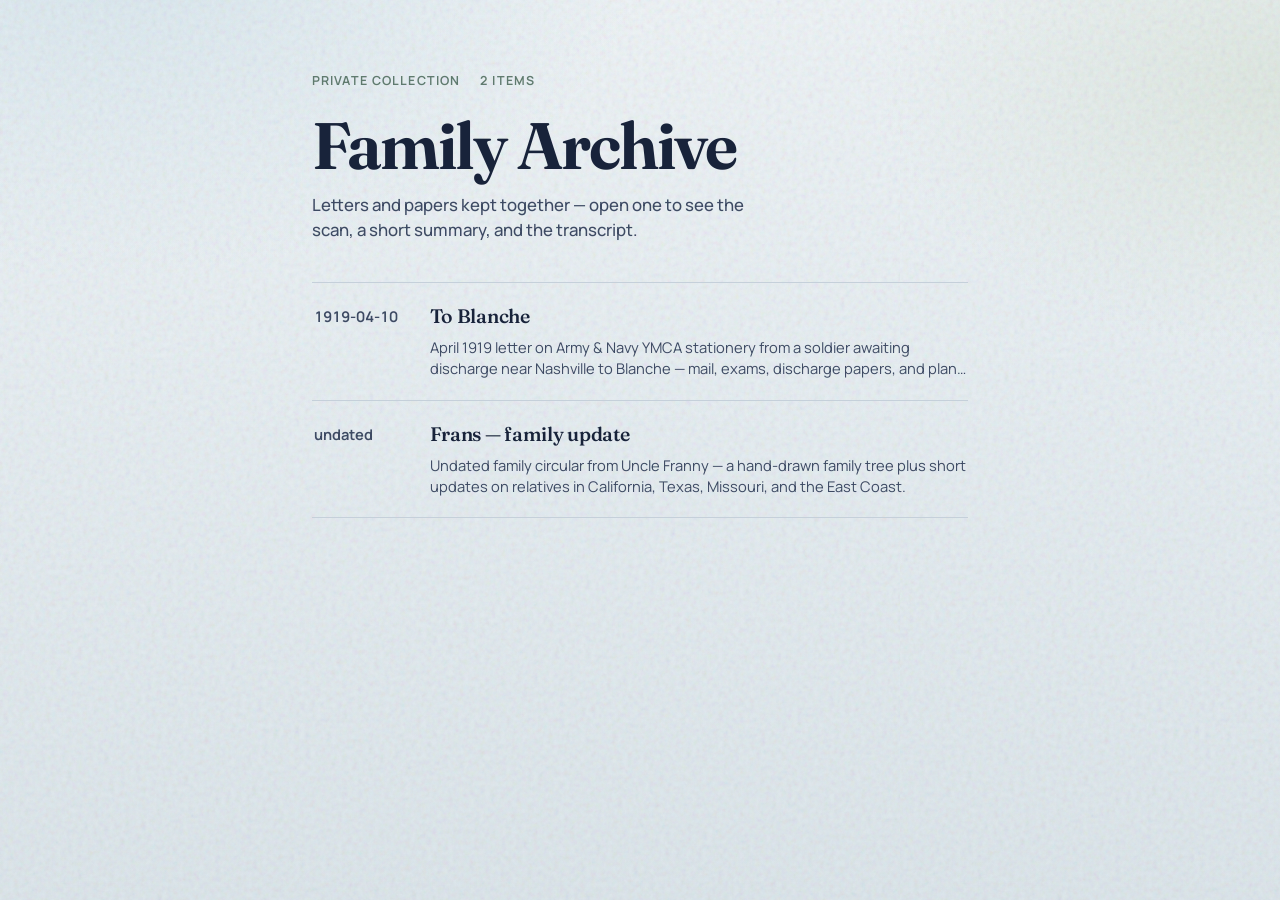
<file: docs/index.html>
<!DOCTYPE html>
<html lang="en">
<head>
  <meta charset="utf-8" />
  <meta name="viewport" content="width=device-width, initial-scale=1" />
  <meta name="robots" content="noindex, nofollow" />
  <meta name="description" content="Family Archive — scanned letters and family papers." />
  <title>Family Archive</title>
  <link rel="preconnect" href="https://fonts.googleapis.com" />
  <link rel="preconnect" href="https://fonts.gstatic.com" crossorigin />
  <link href="https://fonts.googleapis.com/css2?family=Fraunces:opsz,wght@9..144,500;9..144,650&family=Manrope:wght@400;500;600&display=swap" rel="stylesheet" />
  <link rel="stylesheet" href="assets/styles.css?v=20260718e" />
  <script>
    (function () {
      var parts = location.pathname.split("/").filter(Boolean);
      if (parts.length && parts[parts.length - 1].endsWith(".html")) parts.pop();
      window.__BASE__ = parts.length ? "/" + parts.join("/") + "/" : "/";
    })();
  </script>
</head>
<body>
  <div class="atmosphere" aria-hidden="true"></div>
  <div id="app">
    <main class="home">
      <p class="home-meta"><span>Private collection</span></p>
      <h1 class="home-brand">Family Archive</h1>
      <p class="home-lead">Loading letters…</p>
    </main>
  </div>
  <script src="assets/app.js?v=20260718e"></script>
</body>
</html>
</file>
<file: docs/assets/styles.css>
:root {
  --ink: #18233a;
  --ink-soft: #3d4a63;
  --paper: #e7eef2;
  --sheet: #f7fafb;
  --line: #c5d0da;
  --signal: #9e2b22;
  --moss: #5f7a6e;
  --stage: #121820;
  --ease: cubic-bezier(0.22, 1, 0.36, 1);
}

* { box-sizing: border-box; }

html, body {
  margin: 0;
  min-height: 100%;
}

body {
  font-family: "Manrope", sans-serif;
  color: var(--ink);
  background: var(--paper);
  line-height: 1.5;
}

.atmosphere {
  position: fixed;
  inset: 0;
  z-index: -1;
  pointer-events: none;
  background:
    radial-gradient(1000px 640px at 8% -8%, #d9e7ee 0%, transparent 55%),
    radial-gradient(800px 520px at 100% 10%, #dfe8e2 0%, transparent 50%),
    linear-gradient(180deg, #eef3f6 0%, var(--paper) 42%, #dde6eb 100%);
}

.atmosphere::after {
  content: "";
  position: absolute;
  inset: 0;
  opacity: 0.32;
  background-image: url("data:image/svg+xml,%3Csvg viewBox='0 0 200 200' xmlns='http://www.w3.org/2000/svg'%3E%3Cfilter id='n'%3E%3CfeTurbulence type='fractalNoise' baseFrequency='0.85' numOctaves='3' stitchTiles='stitch'/%3E%3C/filter%3E%3Crect width='100%25' height='100%25' filter='url(%23n)' opacity='0.45'/%3E%3C/svg%3E");
  mix-blend-mode: multiply;
}

a { color: var(--signal); text-decoration-thickness: 1px; text-underline-offset: 3px; }
a:hover { color: var(--ink); }

#app {
  min-height: 100vh;
  animation: rise 0.65s var(--ease) both;
}

@keyframes rise {
  from { opacity: 0; transform: translateY(8px); }
  to { opacity: 1; transform: translateY(0); }
}

@keyframes fade {
  from { opacity: 0; }
  to { opacity: 1; }
}

.shell-header {
  display: flex;
  align-items: baseline;
  justify-content: space-between;
  gap: 1rem;
  padding: 1.1rem clamp(1.25rem, 4vw, 2.25rem);
  border-bottom: 1px solid var(--line);
  background: rgba(247, 250, 251, 0.78);
  backdrop-filter: blur(8px);
}

.mark {
  margin: 0;
  font-family: "Fraunces", serif;
  font-weight: 650;
  font-size: 1.3rem;
  letter-spacing: -0.02em;
}

.mark a { color: inherit; text-decoration: none; }
.mark a:hover { color: var(--signal); }

.crumb {
  margin: 0;
  color: var(--ink-soft);
  font-size: 0.88rem;
  font-weight: 500;
}

/* Home */
.home {
  max-width: 720px;
  margin: 0 auto;
  padding: clamp(2.5rem, 8vh, 4.75rem) clamp(1.25rem, 4vw, 2rem) 4rem;
}

.home-meta {
  display: flex;
  gap: 1.25rem;
  margin: 0 0 1.35rem;
  color: var(--moss);
  font-size: 0.78rem;
  font-weight: 650;
  letter-spacing: 0.09em;
  text-transform: uppercase;
}

.home-brand {
  margin: 0 0 0.7rem;
  font-family: "Fraunces", serif;
  font-weight: 650;
  font-size: clamp(2.7rem, 8vw, 4.1rem);
  line-height: 1.04;
  letter-spacing: -0.03em;
}

.home-lead {
  margin: 0 0 2.5rem;
  max-width: 28rem;
  color: var(--ink-soft);
  font-size: 1.05rem;
  font-weight: 500;
}

.letter-rows {
  list-style: none;
  margin: 0;
  padding: 0;
  border-top: 1px solid var(--line);
}

.letter-rows li { border-bottom: 1px solid var(--line); }

.letter-rows a {
  display: grid;
  grid-template-columns: 6.25rem 1fr;
  gap: 1rem;
  align-items: start;
  padding: 1.2rem 0.1rem 1.25rem;
  color: inherit;
  text-decoration: none;
  transition: background 0.25s var(--ease), padding-left 0.25s var(--ease);
}

.letter-rows a:hover {
  background: rgba(255, 255, 255, 0.5);
  padding-left: 0.45rem;
}

.letter-rows .when {
  font-variant-numeric: tabular-nums;
  font-weight: 650;
  font-size: 0.92rem;
  color: var(--ink-soft);
  padding-top: 0.2rem;
}

.letter-rows .row-main { display: grid; gap: 0.35rem; }

.letter-rows .title {
  font-family: "Fraunces", serif;
  font-weight: 550;
  font-size: 1.22rem;
  letter-spacing: -0.015em;
}

.letter-rows .blurb {
  color: var(--ink-soft);
  font-size: 0.92rem;
  line-height: 1.45;
  display: -webkit-box;
  -webkit-line-clamp: 2;
  -webkit-box-orient: vertical;
  overflow: hidden;
}

/* Letter */
.letter {
  display: grid;
  grid-template-columns: minmax(0, 1.2fr) minmax(19rem, 0.9fr);
  min-height: calc(100vh - 4rem);
  animation: fade 0.4s var(--ease) both;
}

.stage {
  margin: 0;
  padding: 0.85rem 0.85rem 1rem;
  background: var(--stage);
  display: flex;
  flex-direction: column;
  min-height: 68vh;
}

.stage-toolbar {
  display: flex;
  justify-content: space-between;
  align-items: center;
  gap: 0.75rem;
  margin-bottom: 0.7rem;
  color: #c5ced6;
  font-size: 0.75rem;
  font-weight: 650;
  letter-spacing: 0.05em;
  text-transform: uppercase;
}

.pager { display: flex; gap: 0.35rem; }

.pager a {
  color: #c5ced6;
  text-decoration: none;
  min-width: 1.85rem;
  text-align: center;
  border: 1px solid rgba(197, 206, 214, 0.35);
  padding: 0.3rem 0.45rem;
  font-size: 0.78rem;
  transition: background 0.2s var(--ease), color 0.2s var(--ease);
}

.pager a:hover,
.pager a.is-on {
  background: var(--sheet);
  color: var(--ink);
  border-color: var(--sheet);
}

.stage-frame {
  flex: 1;
  overflow: auto;
  display: flex;
  justify-content: center;
  align-items: flex-start;
}

.stage-frame img {
  width: 100%;
  max-width: 880px;
  height: auto;
  display: block;
  image-orientation: none;
  box-shadow: 0 18px 48px rgba(0, 0, 0, 0.4);
  animation: rise 0.5s var(--ease) both;
}

.side {
  padding: clamp(1.35rem, 3vw, 2rem);
  background: var(--sheet);
  border-left: 1px solid var(--line);
  overflow: auto;
  max-height: calc(100vh - 4rem);
}

.side h1 {
  margin: 0 0 0.4rem;
  font-family: "Fraunces", serif;
  font-weight: 650;
  font-size: clamp(1.55rem, 2.8vw, 1.95rem);
  letter-spacing: -0.02em;
  line-height: 1.15;
}

.side .meta {
  margin: 0 0 1.35rem;
  color: var(--ink-soft);
  font-size: 0.92rem;
  line-height: 1.45;
}

.side h2 {
  margin: 0 0 0.55rem;
  font-size: 0.7rem;
  font-weight: 650;
  letter-spacing: 0.11em;
  text-transform: uppercase;
  color: var(--moss);
}

.summary {
  margin: 0 0 1.5rem;
  padding: 0.95rem 1rem;
  background: rgba(77, 107, 92, 0.07);
  border-left: 3px solid var(--moss);
}

.summary p {
  margin: 0;
  font-size: 0.98rem;
  line-height: 1.5;
  color: var(--ink);
}

.summary .context {
  margin-top: 0.55rem;
  color: var(--ink-soft);
  font-size: 0.92rem;
}

.copy-block { margin-top: 0.25rem; }

.prose p {
  margin: 0 0 0.9rem;
  font-family: "Fraunces", serif;
  font-weight: 500;
  font-size: 1.06rem;
  line-height: 1.58;
  color: var(--ink);
}

.prose p:last-child { margin-bottom: 0; }

.prose h3 {
  margin: 1.25rem 0 0.4rem;
  font-family: "Manrope", sans-serif;
  font-size: 0.74rem;
  font-weight: 650;
  letter-spacing: 0.08em;
  text-transform: uppercase;
  color: var(--signal);
}

.prose h3:first-child { margin-top: 0; }

.prose em {
  font-style: italic;
}

.prose .illegible {
  color: var(--ink-soft);
  font-family: "Manrope", sans-serif;
  font-size: 0.92em;
  font-style: italic;
}

.error {
  max-width: 32rem;
  margin: 3rem auto;
  padding: 1rem 1.25rem;
  border: 1px solid var(--signal);
  color: var(--signal);
  background: rgba(139, 58, 42, 0.06);
}

@media (max-width: 900px) {
  .letter { grid-template-columns: 1fr; }
  .side {
    max-height: none;
    border-left: none;
    border-top: 1px solid var(--line);
  }
  .letter-rows a { grid-template-columns: 1fr; gap: 0.2rem; }
  .home-brand { font-size: clamp(2.35rem, 12vw, 3.3rem); }
}
</file>
